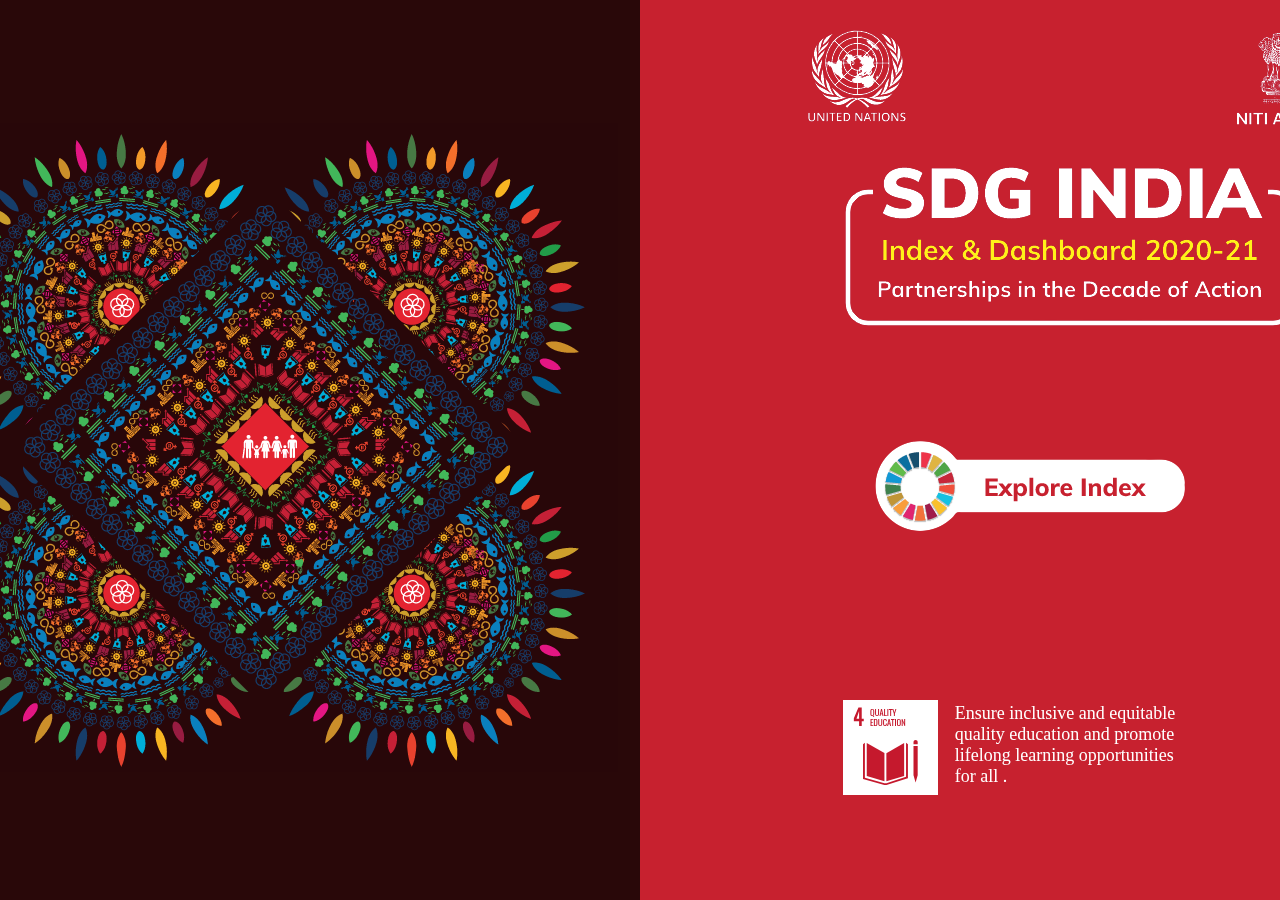
<file: index.html>
<!DOCTYPE html>
<html lang="en">
<head>
    <meta charset="UTF-8">
    <meta http-equiv="X-UA-Compatible" content="IE=edge">
    <meta name="viewport" content="width=device-width, initial-scale=1.0">
    <link rel="stylesheet" href="styles.css">
    <link rel="stylesheet" href="normalize.css">
    <script src="script.js"></script>
    <link rel = "icon" href = "logo1.png" type = "image/x-icon">
    <title>SDG Index and Dashboard | iTech Mission</title>
</head>
<body id="boom">

    <div class="un">
        <img src="images/1.png">
    </div>

    <div class="imlog">
        <img src="images/sdglog.png">
    </div>

    <div class="qdu">
        <img src="images/goal4_img.svg">
    </div>
    <div class="edute">
        <p style="color: white; font: 18px calibri;">Ensure inclusive and equitable <br> quality education and promote <br> lifelong learning opportunities <br> for all .</p>
    </div>

    <div class="explore">
        <a href="dash.html">
            <img src="images/download.png" style="margin-left: 40px;margin-top: 15px;">
        </a>
        
    </div>
</body>
</html>
</file>
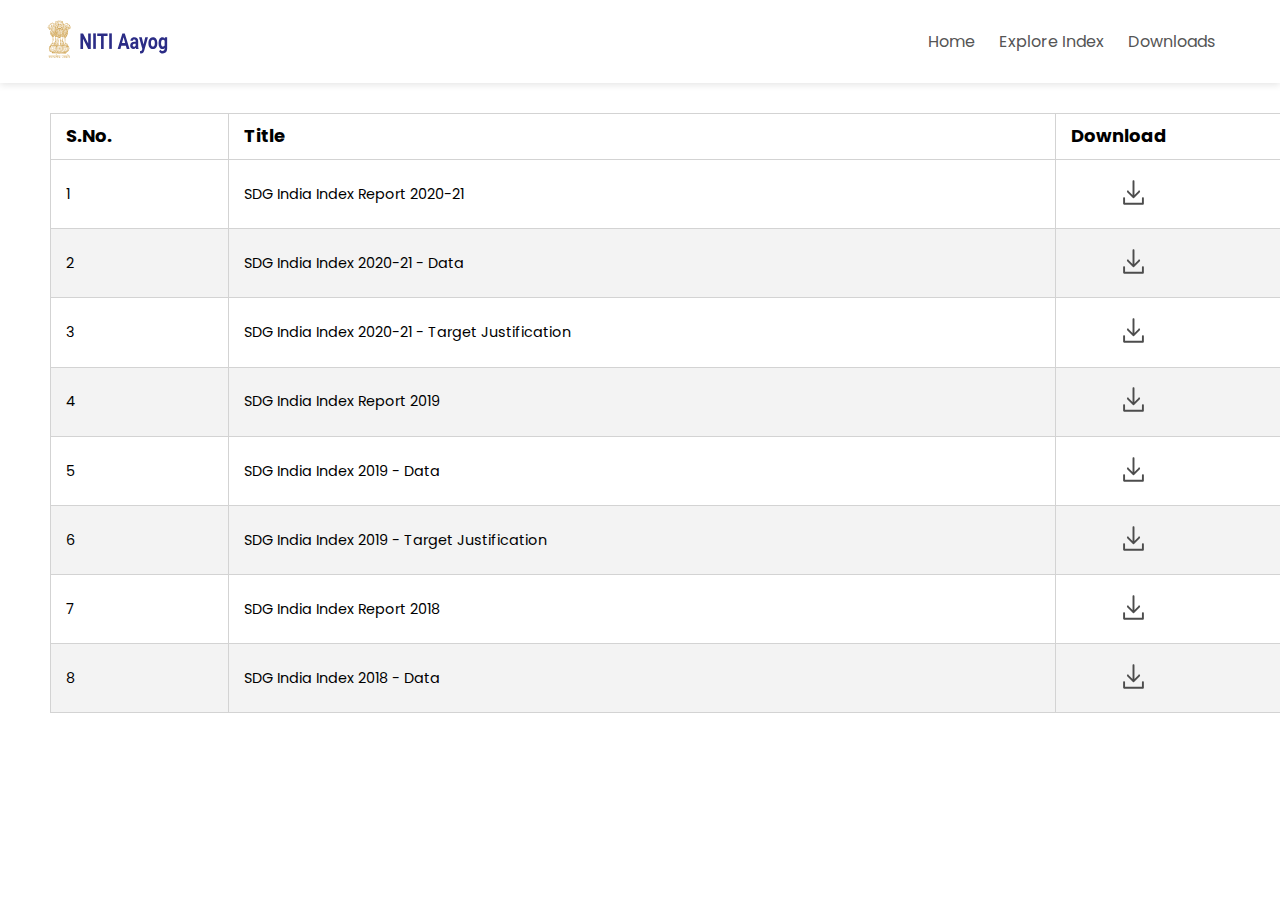
<file: download.html>
<!DOCTYPE html>
<html lang="en">
<head>
    <meta charset="UTF-8">
    <meta http-equiv="X-UA-Compatible" content="IE=edge">
    <meta name="viewport" content="width=device-width, initial-scale=1.0">
    <link rel = "icon" href = "logo1.png" type = "image/x-icon">
   <link rel="stylesheet" href="styles.css">
    <link rel="stylesheet" href="normalize.css">
    <script src="script.js"></script>
    <link rel="preconnect" href="https://fonts.googleapis.com">
    <link rel="preconnect" href="https://fonts.gstatic.com" crossorigin>
    <link href="https://fonts.googleapis.com/css2?family=Poppins:wght@500&display=swap" rel="stylesheet">
    <title>SDG Index and Dashboard | iTech Mission</title>
</head>
<body>

    <div class="heade" class="panel panel-primary" style="box-shadow: 0px 2px 7px rgb(0 0 0 / 10%);">
        <div class="containe">
            <div class="navba">
                <div class="log">
                    <img src="images/NITI_Aayog_Logo_GOLD.svg" width="125px">
                </div>
                <nav>
                    <ul id="MenuItems">
                        <li><a href="index.html">Home</a></li>
                        <li><a href="dash.html">Explore Index</a></li>
                        <li><a href="download.html">Downloads</a></li>
                    </ul>
                </nav>
            </div>
        </div>
    </div>
        
        
    </div>
   

    <table class="styled-table">
        <thead>
            <tr>
                <th>S.No.</th>
                <th>Title</th>
                <th>Download</th>
            </tr>
        </thead>
        <tbody>
            <tr>
                <td>1</td>
                <td>SDG India Index Report 2020-21</td>
                <td><a target="none" href="https://sdgindiaindex.niti.gov.in/assets/Files/SDG3.0_Final_04.03.2021_Web_Spreads.pdf" download>
                    <img src="images/icons_download.svg" width="25" height="25" style="margin-left: 50px;">
                  </a></td>
            </tr>
            <tr class="active-row">
                <td>2</td>
                <td>SDG India Index 2020-21 - Data</td>
                <td><a target="none" href="Data_SDG_India_Index_2020-21.xlsx" download>
                    <img src="images/icons_download.svg" width="25" height="25" style="margin-left: 50px;">
                  </a></td>
            </tr>
            <tr>
                <td>3</td>
                <td>SDG India Index 2020-21 - Target Justification</td>
                <td><a target="none" href="https://sdgindiaindex.niti.gov.in/assets/Files/Target_Justification_2020-21.pdf" download>
                    <img src="images/icons_download.svg" width="25" height="25" style="margin-left: 50px;">
                  </a></td>
            </tr>
            <tr class="active-row">
                <td>4</td>
                <td>SDG India Index Report 2019</td>
                <td><a target="none" href="https://sdgindiaindex.niti.gov.in/assets/Files/SDG%20India%20Index%202018%20Data.zip" download>
                    <img src="images/icons_download.svg" width="25" height="25" style="margin-left: 50px;">
                  </a></td>
            </tr>
            <tr>
                <td>5</td>
                <td>SDG India Index 2019 - Data</td>
                <td><a target="none" href="https://sdgindiaindex.niti.gov.in/assets/Files/SDG%20India%20Index%202018%20Data.zip" download>
                    <img src="images/icons_download.svg" width="25" height="25" style="margin-left: 50px;">
                  </a></td>
            </tr>
            <tr class="active-row">
                <td>6</td>
                <td>SDG India Index 2019 - Target Justification</td>
                <td><a target="none" href="https://sdgindiaindex.niti.gov.in/assets/Files/SDG_India_Index_2019_Target_Justification.pdf" download>
                    <img src="images/icons_download.svg" width="25" height="25" style="margin-left: 50px;">
                  </a></td>
            </tr>
            <tr>
                <td>7</td>
                <td>SDG India Index Report 2018</td>
                <td><a target="none" href="https://sdgindiaindex.niti.gov.in/assets/Files/SDG_India_Index_Report_2018.pdf" download>
                    <img src="images/icons_download.svg" width="25" height="25" style="margin-left: 50px;">
                  </a></td>
            </tr>
            <tr class="active-row">
                <td>8</td>
                <td>SDG India Index 2018 - Data</td>
                <td><a target="none" href="https://sdgindiaindex.niti.gov.in/assets/Files/SDG%20India%20Index%202018%20Data.zip" download>
                    <img src="images/icons_download.svg" width="25" height="25" style="margin-left: 50px;">
                  </a></td>
            </tr>
            <!-- and so on... -->
        </tbody>
    </table>

    <script>
        var loader = document.getElementById("preloader")
        window.addEventListener("load", function(){
            loader.style.display = "none"
        })
    </script>

</body>
</html>
</file>
<file: styles.css>
*{
    padding: 0;
    margin: 0;
  }

  #boom{
    width: 100%;
    min-height: 100vh;
    background: linear-gradient(
      to right,
      rgba(41,8,9,255) 0%,
      rgba(41,8,9,255) 50%,
      rgba(199,33,47,255) 50% ,
     rgba(199,33,47,255) 100%
    );
    display: flex;
    justify-content: center;
    align-items: center;
  }

  .un{
    position: absolute;
    top: 30px;
    left: 800px;
    }
    
  .explore{
    position: relative;
    top: 30px;
    left: 370px;
    cursor: pointer;
    transition: all 0.30s linear;
  }

  .explore:hover{
    transform: scale(1.03);
  }

.navba{
    display: flex;
    align-items: center;
    padding: 20px;
}
nav{
    flex: 1;
    text-align: right;
    font-family: 'Poppins', sans-serif ;
}
nav ul{
    display: inline-block;
    list-style-type: none;
}
nav ul li{
    display: inline-block;
    margin-right: 20px;
}
a{
    text-decoration: none;
    color: #555;
}
p{
    color: #555;
    font-family: 'Poppins', sans-serif ;
}
.app-logo{
    margin-top: 20px;
}
.app-logo img{
    width: 140px;
}
.containe{
    max-width: 1300px;
    margin: auto;
    padding-left: 25px;
    padding-right: 25px;
}

  #preloader{
    background: #fff url(images/loader.gif) no-repeat center center; 
    background-size: 10%;
    height: 100vh;
    width: 100%;
    position: fixed;
    z-index: 100;
  }
  header {
    position: absolute;
    top: 0;
    z-index: 15;
    background: radial-gradient(#fff,#ffd6d6);
}

/* CONTENT */

.app-content {
    width: 100%;
    min-height: 100vh;
    background-size: cover;
}

.container {
    position: relative;
    transition: all 0.5s ease;
}

.toggled .container {
    filter: blur(15px);
    transition: all 0.5s ease;
}

.qdu{
    position: absolute;
    margin-top: 600px;
    margin-left: 500px;
}
.edute{
    position: fixed;
    color: #fff;
    font: 18px calibri;
    margin-top: 590px;
    margin-left: 850px;
}
.imlog{
    position: fixed;
    margin-right: 750px;
}

.nitilog{
   margin-left: 10px;
   margin-top: 5px;
}

.styled-table {
    position: relative;
    align-items: center;
    margin-left: 50px;
    margin-top: 30px;
    width: 1300px;
    height: 600px;
    font-size: 0.9em;
    font-family: sans-serif;
    min-width: 400px;
    border: lightgrey 1px solid ;
    border-collapse: collapse;
}

.styled-table thead tr {
    background-color: #fff;
    color: "black";
    text-align: left;
    font-size: 18px;
    border-color: inherit;
}

.styled-table th,
.styled-table td {
    padding: 12px 15px;
    border: lightgrey 1px solid;
    font-family: 'Poppins', sans-serif;
}

styled-table tbody tr {
    border-bottom: 1px solid #dddddd;
}

.styled-table tbody tr:nth-of-type(even) {
    background-color: #f3f3f3;
}
.vertical {
    position: fixed;
    margin-top: 65px;
    border-left: 2px solid lightgray;
    height: 35px;
    position:absolute;
    left: 48%;
}
.vertica {
    position: fixed;
    margin-top: 65px;
    border-left: 2px solid lightgray;
    height: 35px;
    position:absolute;
    left: 54%;
}
</file>
